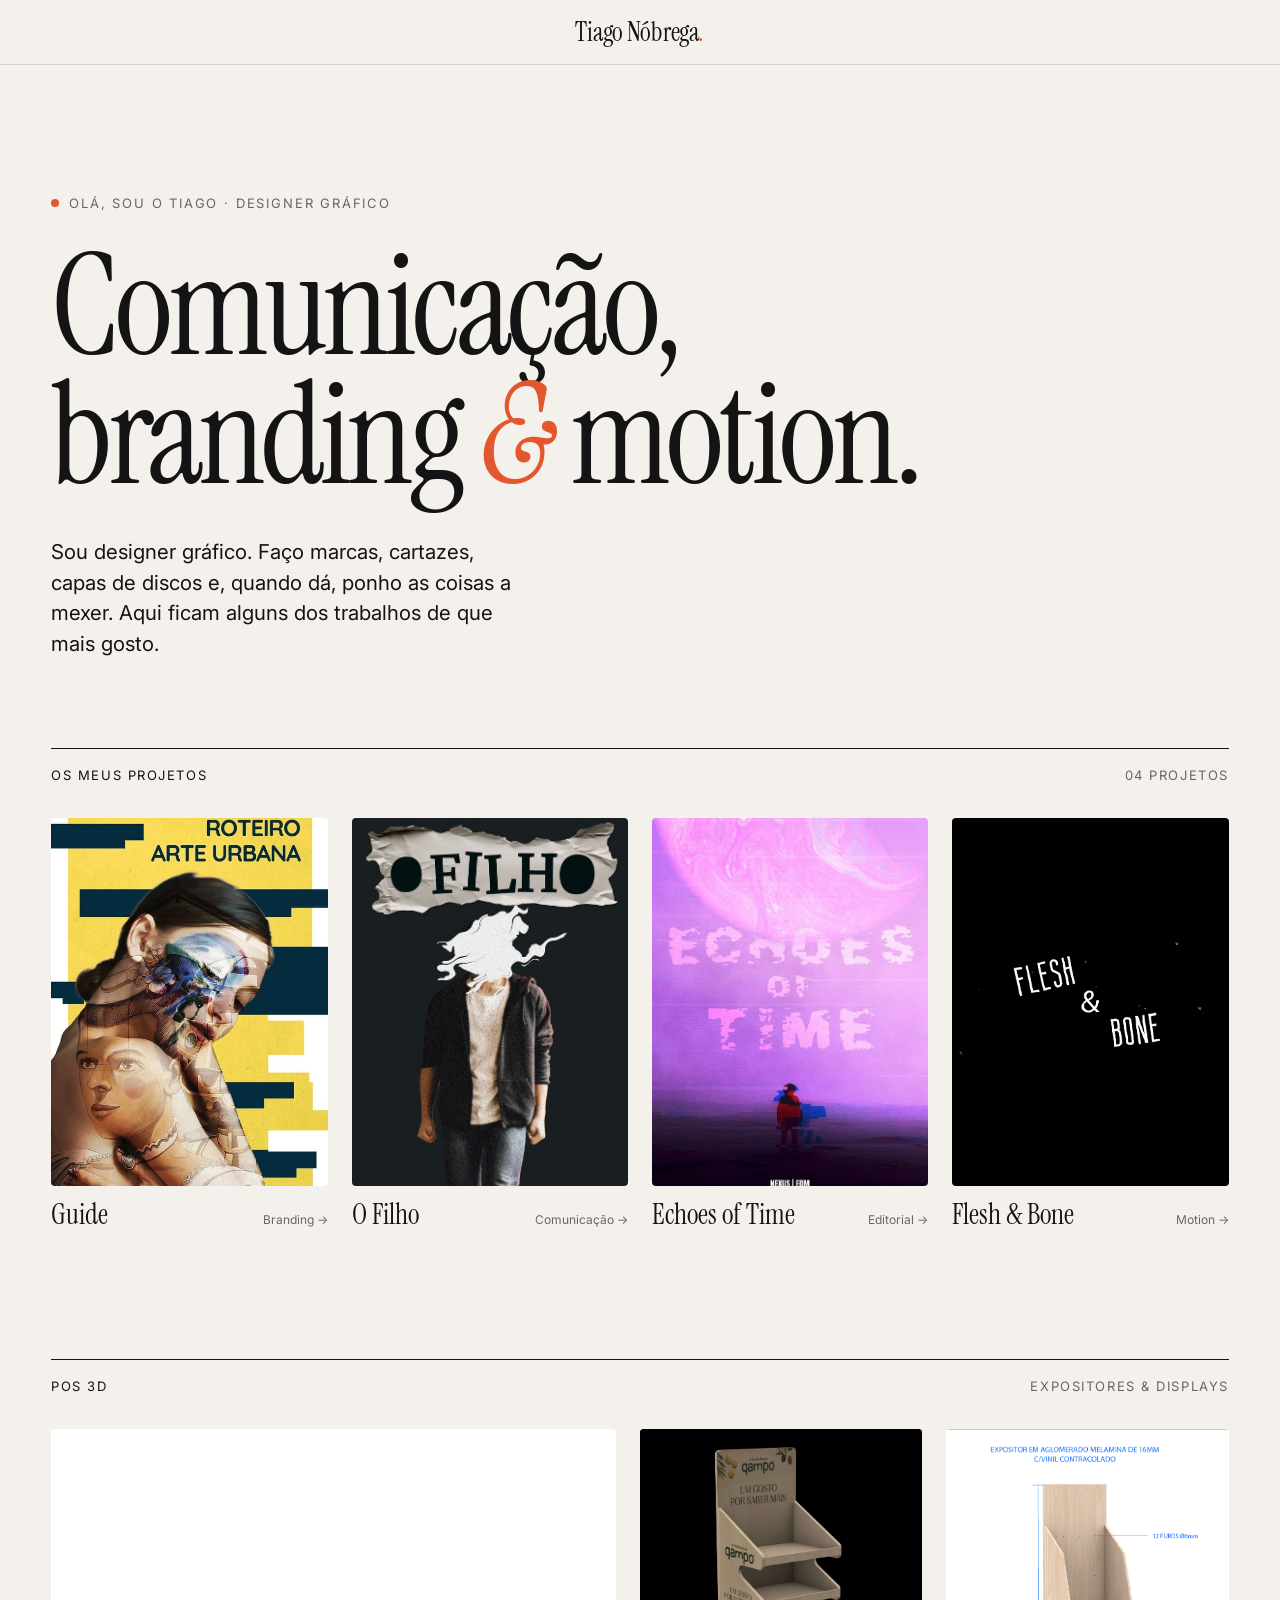
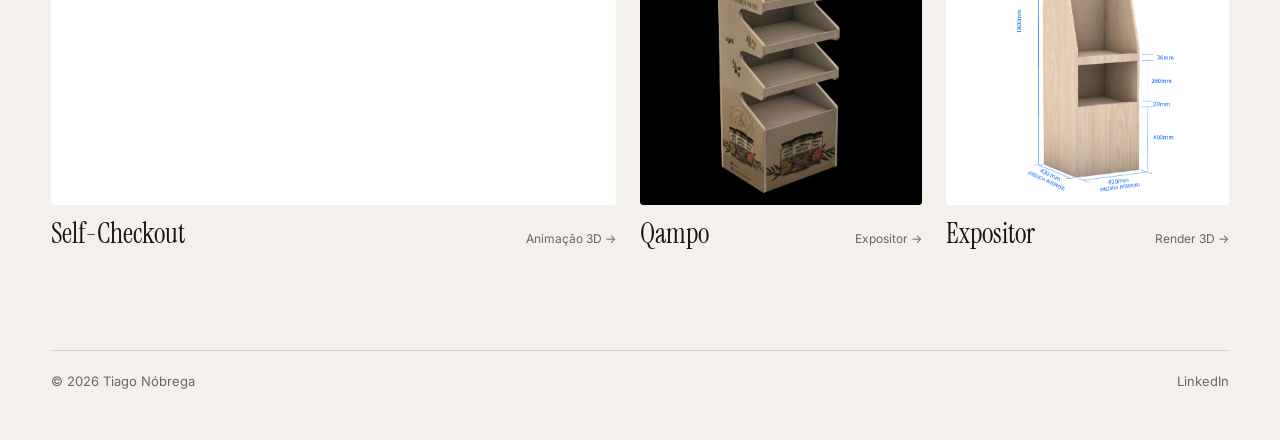
<file: index.html>
<!doctype html>
<html lang="pt-PT">
<head>
<meta charset="utf-8">
<meta name="viewport" content="width=device-width, initial-scale=1">
<title>Tiago Nóbrega — Design & Motion</title>
<meta name="description" content="Portfólio de Tiago Nóbrega — design de comunicação, branding e motion.">
<meta property="og:title" content="Tiago Nóbrega — Portfólio">
<meta property="og:description" content="Design de comunicação, branding e motion.">
<meta property="og:image" content="assets/home/guide.jpg">
<link rel="preconnect" href="https://fonts.googleapis.com">
<link rel="preconnect" href="https://fonts.gstatic.com" crossorigin>
<link href="https://fonts.googleapis.com/css2?family=Instrument+Serif:ital@0;1&family=Inter:wght@400;500;600&display=swap" rel="stylesheet">
<link rel="stylesheet" href="style.css?v=4">
</head>
<body>

<header class="nav">
  <div class="wrap">
    <a href="index.html" class="logo">Tiago Nóbrega<i>.</i></a>
  </div>
</header>

<main>
  <section class="hero wrap">
    <div class="eyebrow">Olá, sou o Tiago · Designer gráfico</div>
    <h1>Comunicação,<br>branding <em>&amp;</em> motion.</h1>
    <p class="lead">Sou designer gráfico. Faço marcas, cartazes, capas de discos e, quando dá, ponho as coisas a mexer. Aqui ficam alguns dos trabalhos de que mais gosto.</p>
  </section>

  <section class="wrap" id="trabalho">
    <div class="section-head"><span>Os meus projetos</span><span>04 projetos</span></div>
    <div class="grid">
      <a class="card rv" href="guide.html"><div class="thumb"><img src="assets/home/guide.jpg" alt="Guide — roteiro de arte urbana"></div><div class="meta"><h3>Guide</h3><small>Branding <span class="arrow">→</span></small></div></a>
      <a class="card rv" href="o-filho.html"><div class="thumb"><img src="assets/home/o-filho.jpg" alt="Cartaz da peça O Filho"></div><div class="meta"><h3>O Filho</h3><small>Comunicação <span class="arrow">→</span></small></div></a>
      <a class="card rv" href="echoes-of-time.html"><div class="thumb"><img src="assets/home/echoes.jpg" alt="Capa do álbum Echoes of Time"></div><div class="meta"><h3>Echoes of Time</h3><small>Editorial <span class="arrow">→</span></small></div></a>
      <a class="card rv" href="flesh-bone.html"><div class="thumb"><img src="assets/home/flesh.png" alt="Flesh & Bone — motion graphics" style="object-fit:contain;background:#000"></div><div class="meta"><h3>Flesh &amp; Bone</h3><small>Motion <span class="arrow">→</span></small></div></a>
    </div>
  </section>

  <section class="wrap pos-home" id="pos">
    <div class="section-head"><span>POS 3D</span><span>Expositores &amp; displays</span></div>
    <div class="pos-grid">
      <a class="card pos-tile big rv" href="pos-3d.html#self-checkout">
        <div class="pos-media"><video src="assets/pos/self-checkout.mp4" autoplay muted loop playsinline preload="metadata"></video></div>
        <div class="meta"><h3>Self-Checkout</h3><small>Animação 3D <span class="arrow">→</span></small></div>
      </a>
      <a class="card pos-tile rv" href="pos-3d.html#qampo">
        <div class="pos-media" style="background:#000"><img src="assets/pos/expositor-qampo.jpg" alt="Expositor Qampo em bétula"></div>
        <div class="meta"><h3>Qampo</h3><small>Expositor <span class="arrow">→</span></small></div>
      </a>
      <a class="card pos-tile rv" href="pos-3d.html#melamina">
        <div class="pos-media"><img src="assets/pos/expositor-melamina.png" alt="Expositor em aglomerado melamina" style="object-position:50% 70%"></div>
        <div class="meta"><h3>Expositor</h3><small>Render 3D <span class="arrow">→</span></small></div>
      </a>
    </div>
  </section>

  <footer class="page-foot wrap">
    <div class="foot">
      <span>© <span class="yr"></span> Tiago Nóbrega</span>
      <span><a href="https://www.linkedin.com/in/tiago-n%C3%B3brega-a940b2204/" target="_blank" rel="noopener">LinkedIn</a></span>
    </div>
  </footer>
</main>

<script src="script.js?v=4"></script>
</body>
</html>
</file>
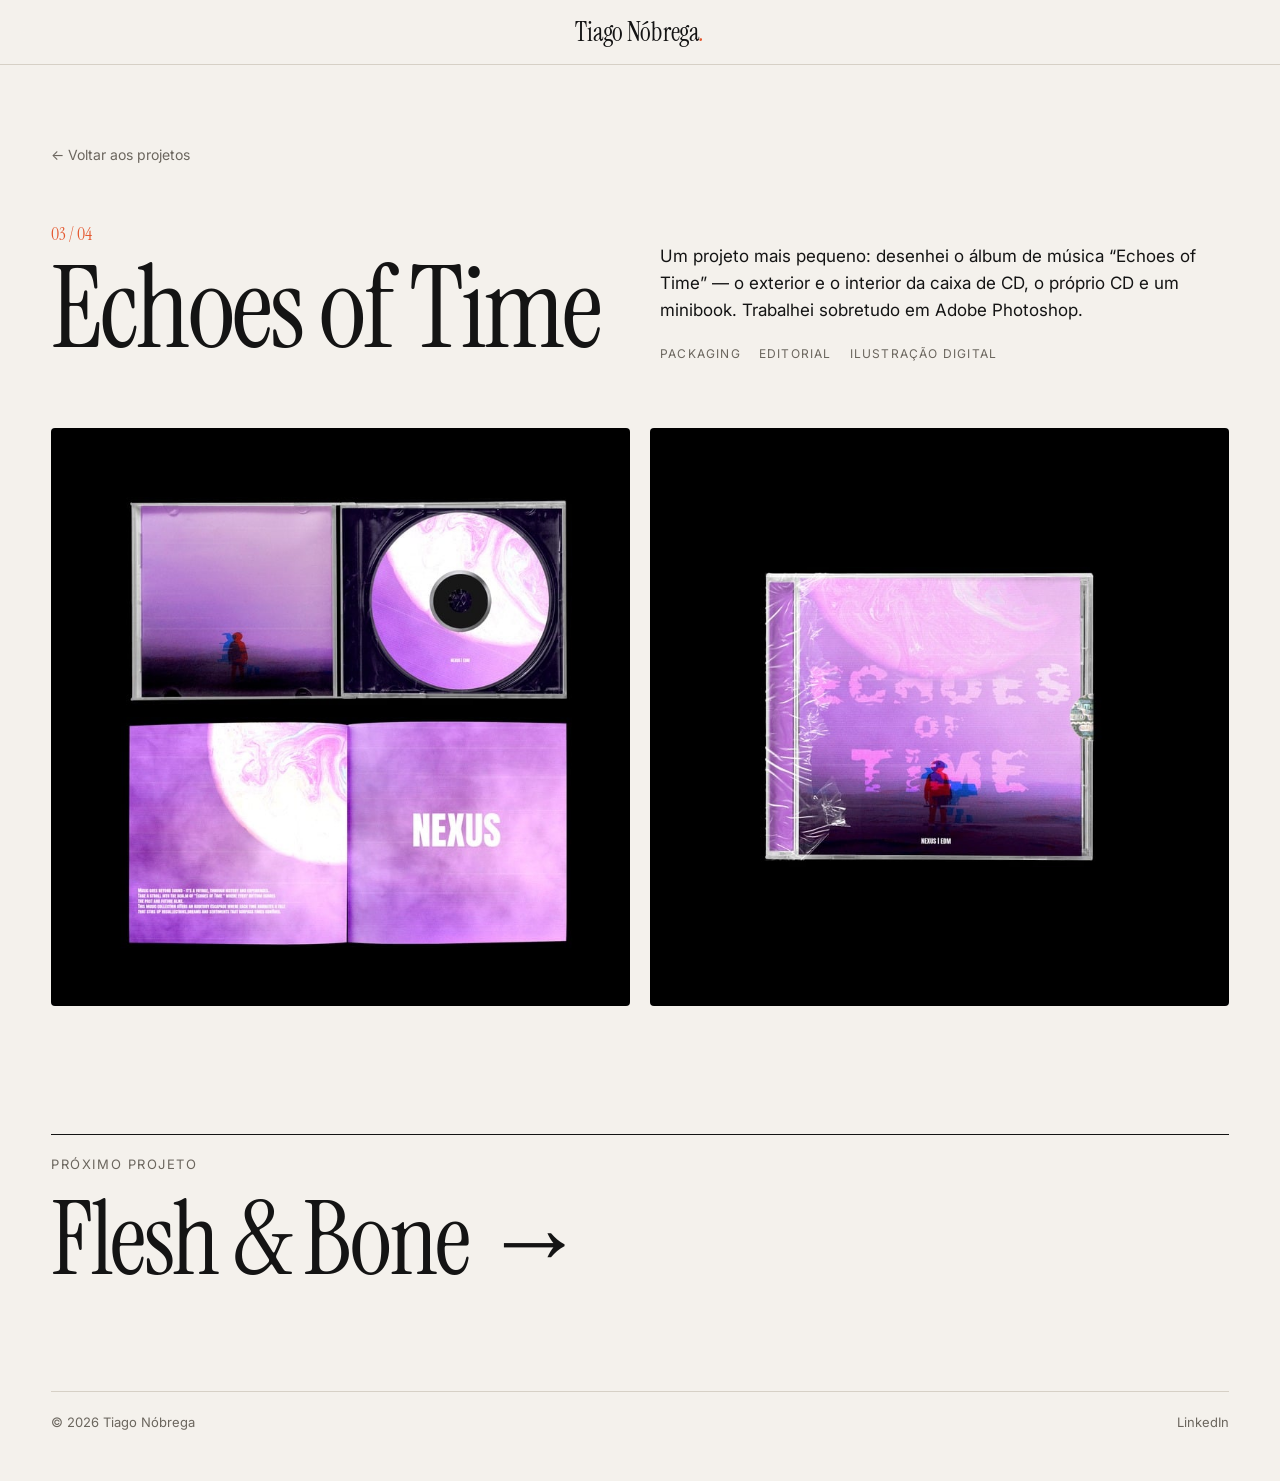
<file: echoes-of-time.html>
<!doctype html>
<html lang="pt-PT">
<head>
<meta charset="utf-8">
<meta name="viewport" content="width=device-width, initial-scale=1">
<title>Echoes of Time — Tiago Nóbrega</title>
<meta name="description" content="Echoes of Time — projeto de Tiago Nóbrega.">
<link rel="preconnect" href="https://fonts.googleapis.com">
<link rel="preconnect" href="https://fonts.gstatic.com" crossorigin>
<link href="https://fonts.googleapis.com/css2?family=Instrument+Serif:ital@0;1&family=Inter:wght@400;500;600&display=swap" rel="stylesheet">
<link rel="stylesheet" href="style.css?v=4">
</head>
<body>

<header class="nav">
  <div class="wrap">
    <a href="index.html" class="logo">Tiago Nóbrega<i>.</i></a>
  </div>
</header>

<main class="project wrap">
  <a class="back" href="index.html#trabalho">← Voltar aos projetos</a>
  <div class="p-head rv">
    <div><div class="p-num">03 / 04</div><h1>Echoes of Time</h1></div>
    <div class="p-desc">
      <p>Um projeto mais pequeno: desenhei o álbum de música “Echoes of Time” — o exterior e o interior da caixa de CD, o próprio CD e um minibook. Trabalhei sobretudo em Adobe Photoshop.</p>
      <div class="p-tags"><span>Packaging</span><span>Editorial</span><span>Ilustração digital</span></div>
    </div>
  </div>
  <div class="two">
    <figure class="rv"><img loading="lazy" src="assets/echoes/1.jpg" alt="Echoes of Time — caixa de CD"></figure>
    <figure class="rv"><img loading="lazy" src="assets/echoes/2.jpg" alt="Echoes of Time — minibook"></figure>
  </div>
  <a class="next" href="flesh-bone.html"><span>Próximo projeto</span><strong>Flesh &amp; Bone →</strong></a>
</main>

<footer class="page-foot wrap">
  <div class="foot">
    <span>© <span class="yr"></span> Tiago Nóbrega</span>
    <span><a href="https://www.linkedin.com/in/tiago-n%C3%B3brega-a940b2204/" target="_blank" rel="noopener">LinkedIn</a></span>
  </div>
</footer>

<div class="lb" id="lb" aria-hidden="true"><button aria-label="Fechar">×</button><img alt=""></div>
<script src="script.js?v=4"></script>
</body>
</html>
</file>
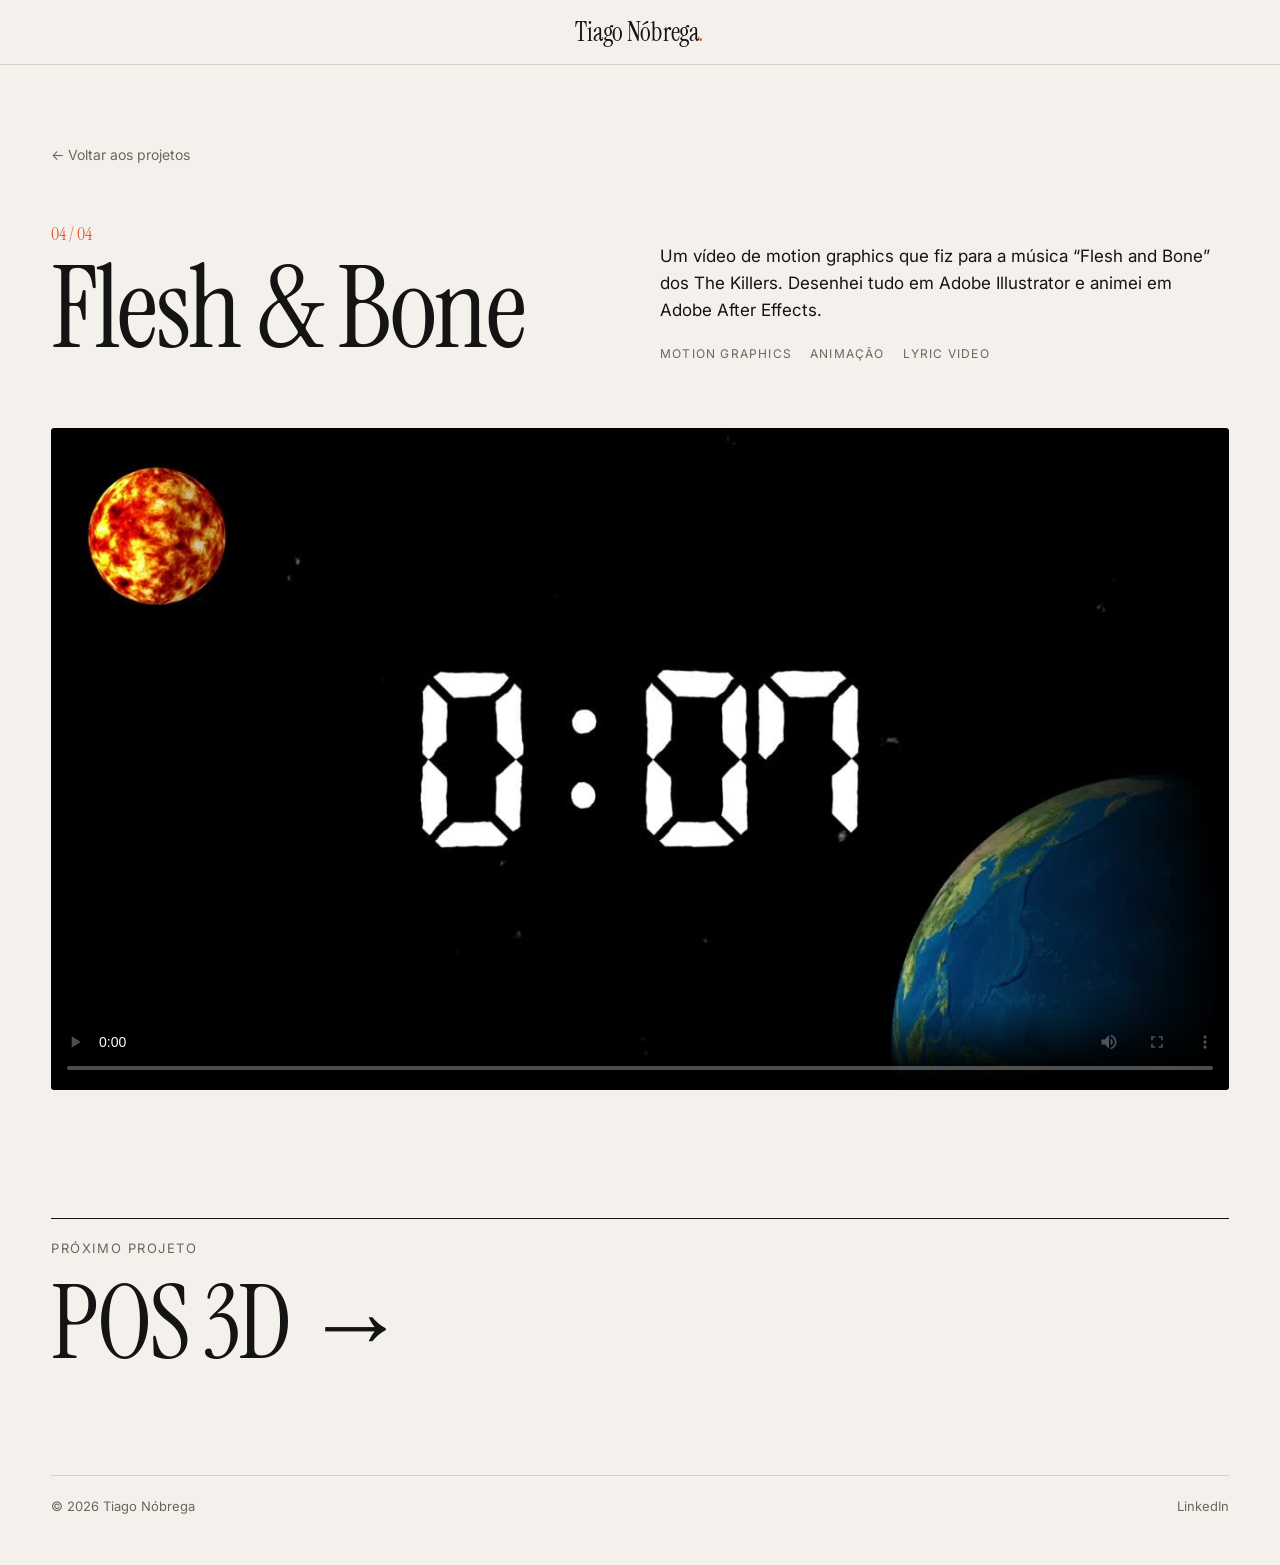
<file: flesh-bone.html>
<!doctype html>
<html lang="pt-PT">
<head>
<meta charset="utf-8">
<meta name="viewport" content="width=device-width, initial-scale=1">
<title>Flesh &amp; Bone — Tiago Nóbrega</title>
<meta name="description" content="Flesh &amp; Bone — projeto de Tiago Nóbrega.">
<link rel="preconnect" href="https://fonts.googleapis.com">
<link rel="preconnect" href="https://fonts.gstatic.com" crossorigin>
<link href="https://fonts.googleapis.com/css2?family=Instrument+Serif:ital@0;1&family=Inter:wght@400;500;600&display=swap" rel="stylesheet">
<link rel="stylesheet" href="style.css?v=4">
</head>
<body>

<header class="nav">
  <div class="wrap">
    <a href="index.html" class="logo">Tiago Nóbrega<i>.</i></a>
  </div>
</header>

<main class="project wrap">
  <a class="back" href="index.html#trabalho">← Voltar aos projetos</a>
  <div class="p-head rv">
    <div><div class="p-num">04 / 04</div><h1>Flesh &amp; Bone</h1></div>
    <div class="p-desc">
      <p>Um vídeo de motion graphics que fiz para a música “Flesh and Bone” dos The Killers. Desenhei tudo em Adobe Illustrator e animei em Adobe After Effects.</p>
      <div class="p-tags"><span>Motion graphics</span><span>Animação</span><span>Lyric video</span></div>
    </div>
  </div>
  <figure class="rv"><video src="assets/flesh/video.mp4" poster="assets/flesh/poster.jpg" controls preload="metadata" playsinline></video></figure>
  <a class="next" href="pos-3d.html"><span>Próximo projeto</span><strong>POS 3D →</strong></a>
</main>

<footer class="page-foot wrap">
  <div class="foot">
    <span>© <span class="yr"></span> Tiago Nóbrega</span>
    <span><a href="https://www.linkedin.com/in/tiago-n%C3%B3brega-a940b2204/" target="_blank" rel="noopener">LinkedIn</a></span>
  </div>
</footer>

<div class="lb" id="lb" aria-hidden="true"><button aria-label="Fechar">×</button><img alt=""></div>
<script src="script.js?v=4"></script>
</body>
</html>
</file>
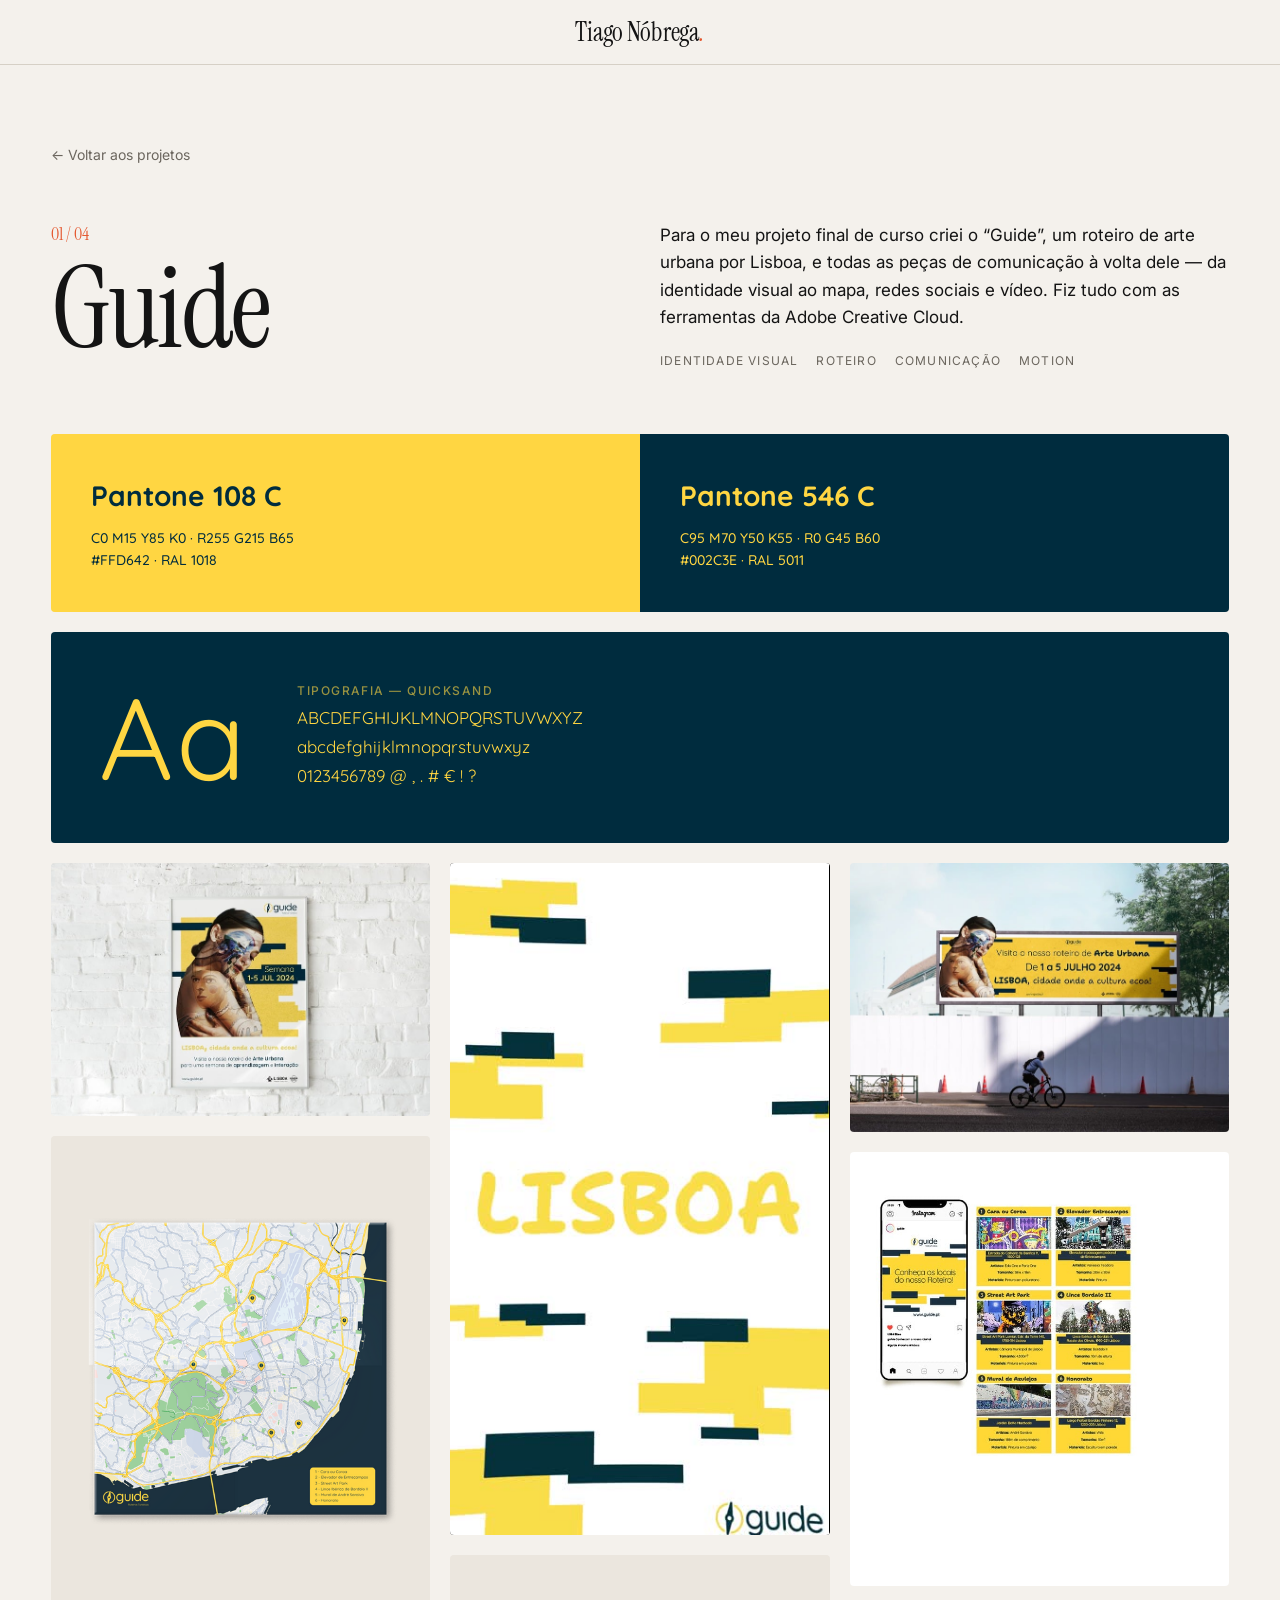
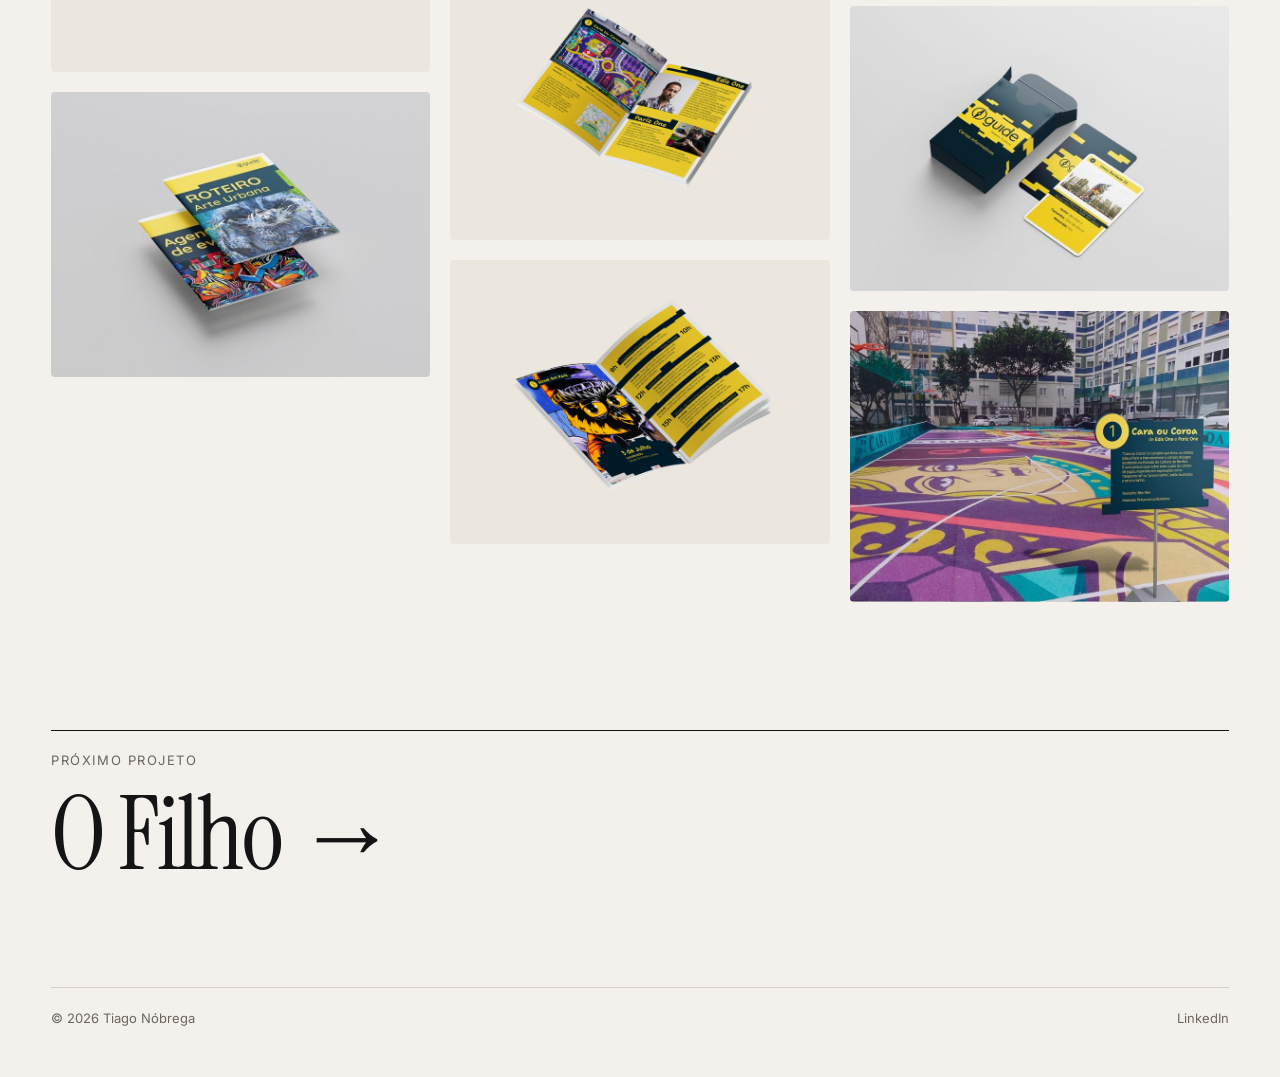
<file: guide.html>
<!doctype html>
<html lang="pt-PT">
<head>
<meta charset="utf-8">
<meta name="viewport" content="width=device-width, initial-scale=1">
<title>Guide — Tiago Nóbrega</title>
<meta name="description" content="Guide — projeto de Tiago Nóbrega.">
<link rel="preconnect" href="https://fonts.googleapis.com">
<link rel="preconnect" href="https://fonts.gstatic.com" crossorigin>
<link href="https://fonts.googleapis.com/css2?family=Instrument+Serif:ital@0;1&family=Inter:wght@400;500;600&family=Quicksand:wght@500&display=swap" rel="stylesheet">
<link rel="stylesheet" href="style.css?v=4">
</head>
<body>

<header class="nav">
  <div class="wrap">
    <a href="index.html" class="logo">Tiago Nóbrega<i>.</i></a>
  </div>
</header>

<main class="project wrap">
  <a class="back" href="index.html#trabalho">← Voltar aos projetos</a>
  <div class="p-head rv">
    <div><div class="p-num">01 / 04</div><h1>Guide</h1></div>
    <div class="p-desc">
      <p>Para o meu projeto final de curso criei o “Guide”, um roteiro de arte urbana por Lisboa, e todas as peças de comunicação à volta dele — da identidade visual ao mapa, redes sociais e vídeo. Fiz tudo com as ferramentas da Adobe Creative Cloud.</p>
      <div class="p-tags"><span>Identidade visual</span><span>Roteiro</span><span>Comunicação</span><span>Motion</span></div>
    </div>
  </div>
  <div class="full rv"><figure class="swatches">
    <div style="background:#ffd642;color:#002c3e"><strong>Pantone 108 C</strong>C0 M15 Y85 K0 · R255 G215 B65<br>#FFD642 · RAL 1018</div>
    <div style="background:#002c3e;color:#ffd642"><strong>Pantone 546 C</strong>C95 M70 Y50 K55 · R0 G45 B60<br>#002C3E · RAL 5011</div>
  </figure></div>
  <div class="full rv"><div class="spec guide">
    <div class="big">Aa</div>
    <div><div class="label">Tipografia — Quicksand</div><div class="chars">ABCDEFGHIJKLMNOPQRSTUVWXYZ<br>abcdefghijklmnopqrstuvwxyz<br>0123456789 @ , . # € ! ?</div></div>
  </div></div>
  <div class="masonry">
    <figure class="rv"><img loading="lazy" src="assets/guide/2.jpg" alt="Guide — cartaz"></figure>
    <figure class="rv"><img loading="lazy" src="assets/guide/6.png" alt="Guide — mapa do roteiro"></figure>
    <figure class="rv"><img loading="lazy" src="assets/guide/3.jpg" alt="Guide — logótipo"></figure>
    <figure class="rv"><video src="assets/guide/video.mp4" poster="assets/guide/video-poster.jpg" autoplay muted loop playsinline></video></figure>
    <figure class="rv"><img loading="lazy" src="assets/guide/4.png" alt="Guide"></figure>
    <figure class="rv"><img loading="lazy" src="assets/guide/5.png" alt="Guide"></figure>
    <figure class="rv"><img loading="lazy" src="assets/guide/7.jpg" alt="Guide"></figure>
    <figure class="rv"><img loading="lazy" src="assets/guide/10.jpg" alt="Guide"></figure>
    <figure class="rv"><img loading="lazy" src="assets/guide/8.jpg" alt="Guide"></figure>
    <figure class="rv"><img loading="lazy" src="assets/guide/9.jpg" alt="Guide"></figure>
  </div>
  <a class="next" href="o-filho.html"><span>Próximo projeto</span><strong>O Filho →</strong></a>
</main>

<footer class="page-foot wrap">
  <div class="foot">
    <span>© <span class="yr"></span> Tiago Nóbrega</span>
    <span><a href="https://www.linkedin.com/in/tiago-n%C3%B3brega-a940b2204/" target="_blank" rel="noopener">LinkedIn</a></span>
  </div>
</footer>

<div class="lb" id="lb" aria-hidden="true"><button aria-label="Fechar">×</button><img alt=""></div>
<script src="script.js?v=4"></script>
</body>
</html>
</file>
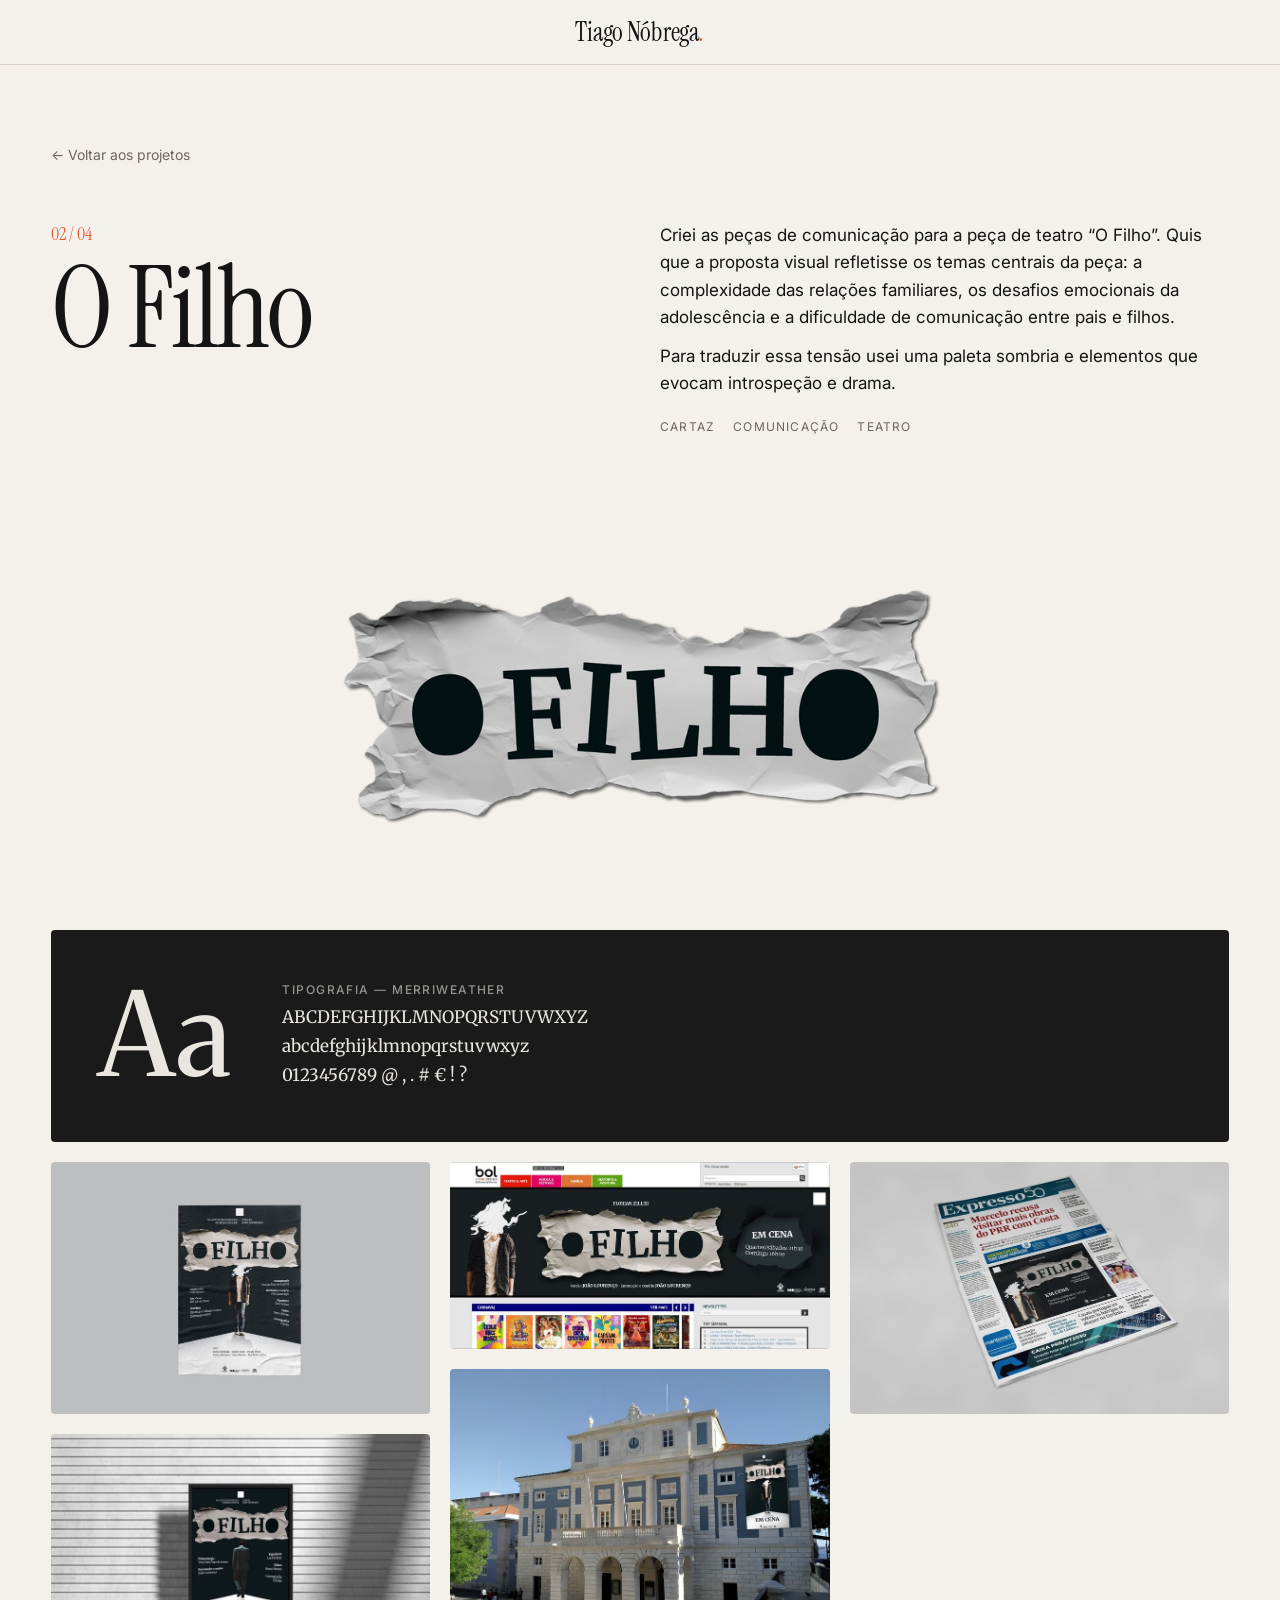
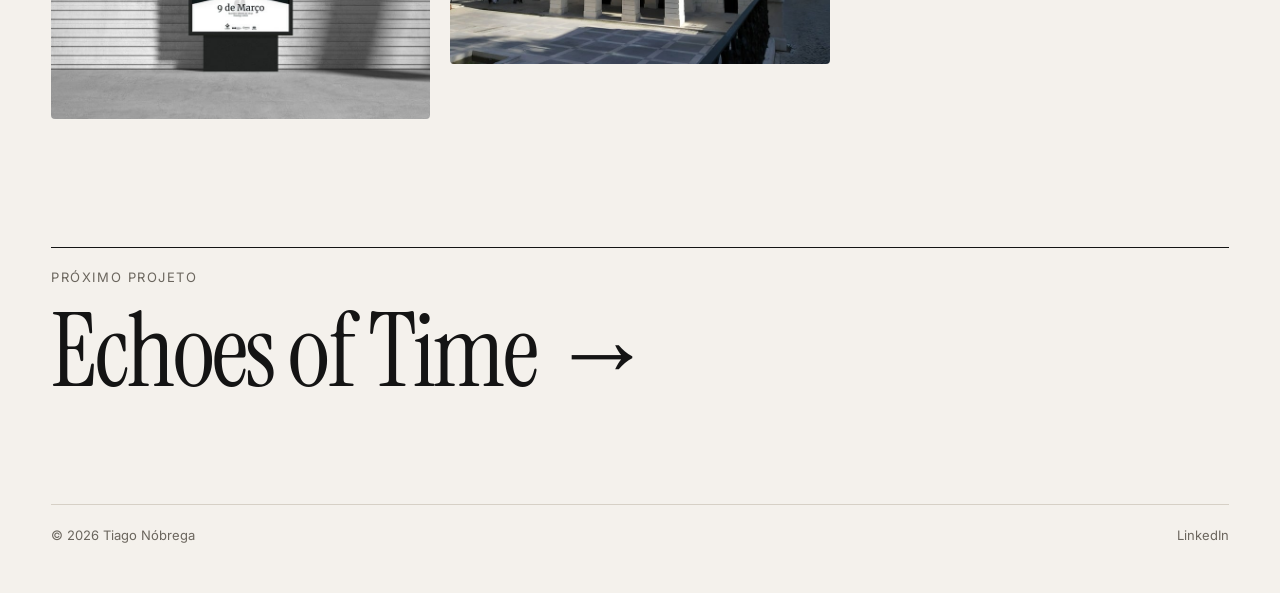
<file: o-filho.html>
<!doctype html>
<html lang="pt-PT">
<head>
<meta charset="utf-8">
<meta name="viewport" content="width=device-width, initial-scale=1">
<title>O Filho — Tiago Nóbrega</title>
<meta name="description" content="O Filho — projeto de Tiago Nóbrega.">
<link rel="preconnect" href="https://fonts.googleapis.com">
<link rel="preconnect" href="https://fonts.gstatic.com" crossorigin>
<link href="https://fonts.googleapis.com/css2?family=Instrument+Serif:ital@0;1&family=Inter:wght@400;500;600&family=Merriweather:wght@700&display=swap" rel="stylesheet">
<link rel="stylesheet" href="style.css?v=4">
</head>
<body>

<header class="nav">
  <div class="wrap">
    <a href="index.html" class="logo">Tiago Nóbrega<i>.</i></a>
  </div>
</header>

<main class="project wrap">
  <a class="back" href="index.html#trabalho">← Voltar aos projetos</a>
  <div class="p-head rv">
    <div><div class="p-num">02 / 04</div><h1>O Filho</h1></div>
    <div class="p-desc">
      <p>Criei as peças de comunicação para a peça de teatro “O Filho”. Quis que a proposta visual refletisse os temas centrais da peça: a complexidade das relações familiares, os desafios emocionais da adolescência e a dificuldade de comunicação entre pais e filhos.</p><p>Para traduzir essa tensão usei uma paleta sombria e elementos que evocam introspeção e drama.</p>
      <div class="p-tags"><span>Cartaz</span><span>Comunicação</span><span>Teatro</span></div>
    </div>
  </div>
  <figure class="full p-logo rv"><img loading="lazy" src="assets/o-filho/1.png" alt="Logótipo O Filho"></figure>
  <div class="full rv"><div class="spec filho">
    <div class="big">Aa</div>
    <div><div class="label">Tipografia — Merriweather</div><div class="chars">ABCDEFGHIJKLMNOPQRSTUVWXYZ<br>abcdefghijklmnopqrstuvwxyz<br>0123456789 @ , . # € ! ?</div></div>
  </div></div>
  <div class="masonry">
    <figure class="rv"><img loading="lazy" src="assets/o-filho/2.jpg" alt="O Filho — cartaz"></figure>
    <figure class="rv"><img loading="lazy" src="assets/o-filho/3.jpg" alt="O Filho — mupi"></figure>
    <figure class="rv"><img loading="lazy" src="assets/o-filho/4.jpg" alt="O Filho"></figure>
    <figure class="rv"><img loading="lazy" src="assets/o-filho/5.jpg" alt="O Filho"></figure>
    <figure class="rv"><img loading="lazy" src="assets/o-filho/6.jpg" alt="O Filho"></figure>
  </div>
  <a class="next" href="echoes-of-time.html"><span>Próximo projeto</span><strong>Echoes of Time →</strong></a>
</main>

<footer class="page-foot wrap">
  <div class="foot">
    <span>© <span class="yr"></span> Tiago Nóbrega</span>
    <span><a href="https://www.linkedin.com/in/tiago-n%C3%B3brega-a940b2204/" target="_blank" rel="noopener">LinkedIn</a></span>
  </div>
</footer>

<div class="lb" id="lb" aria-hidden="true"><button aria-label="Fechar">×</button><img alt=""></div>
<script src="script.js?v=4"></script>
</body>
</html>
</file>
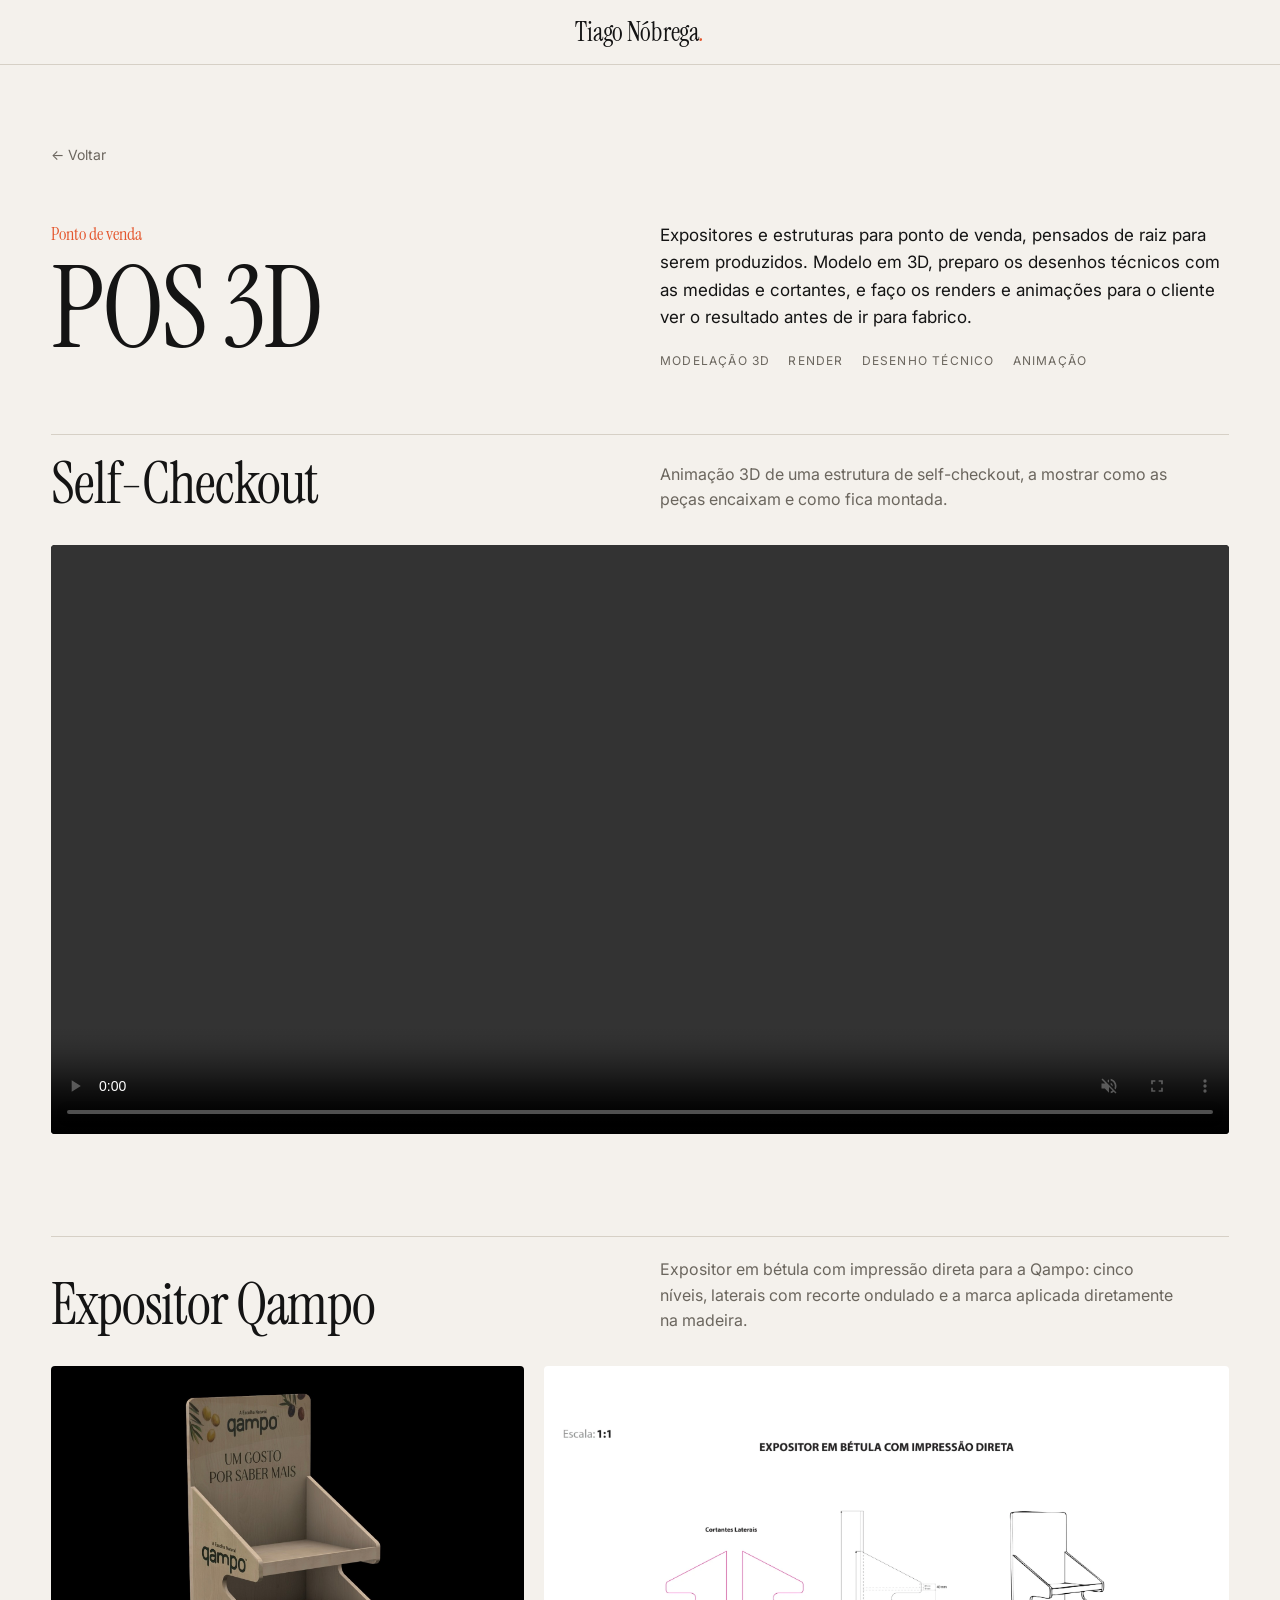
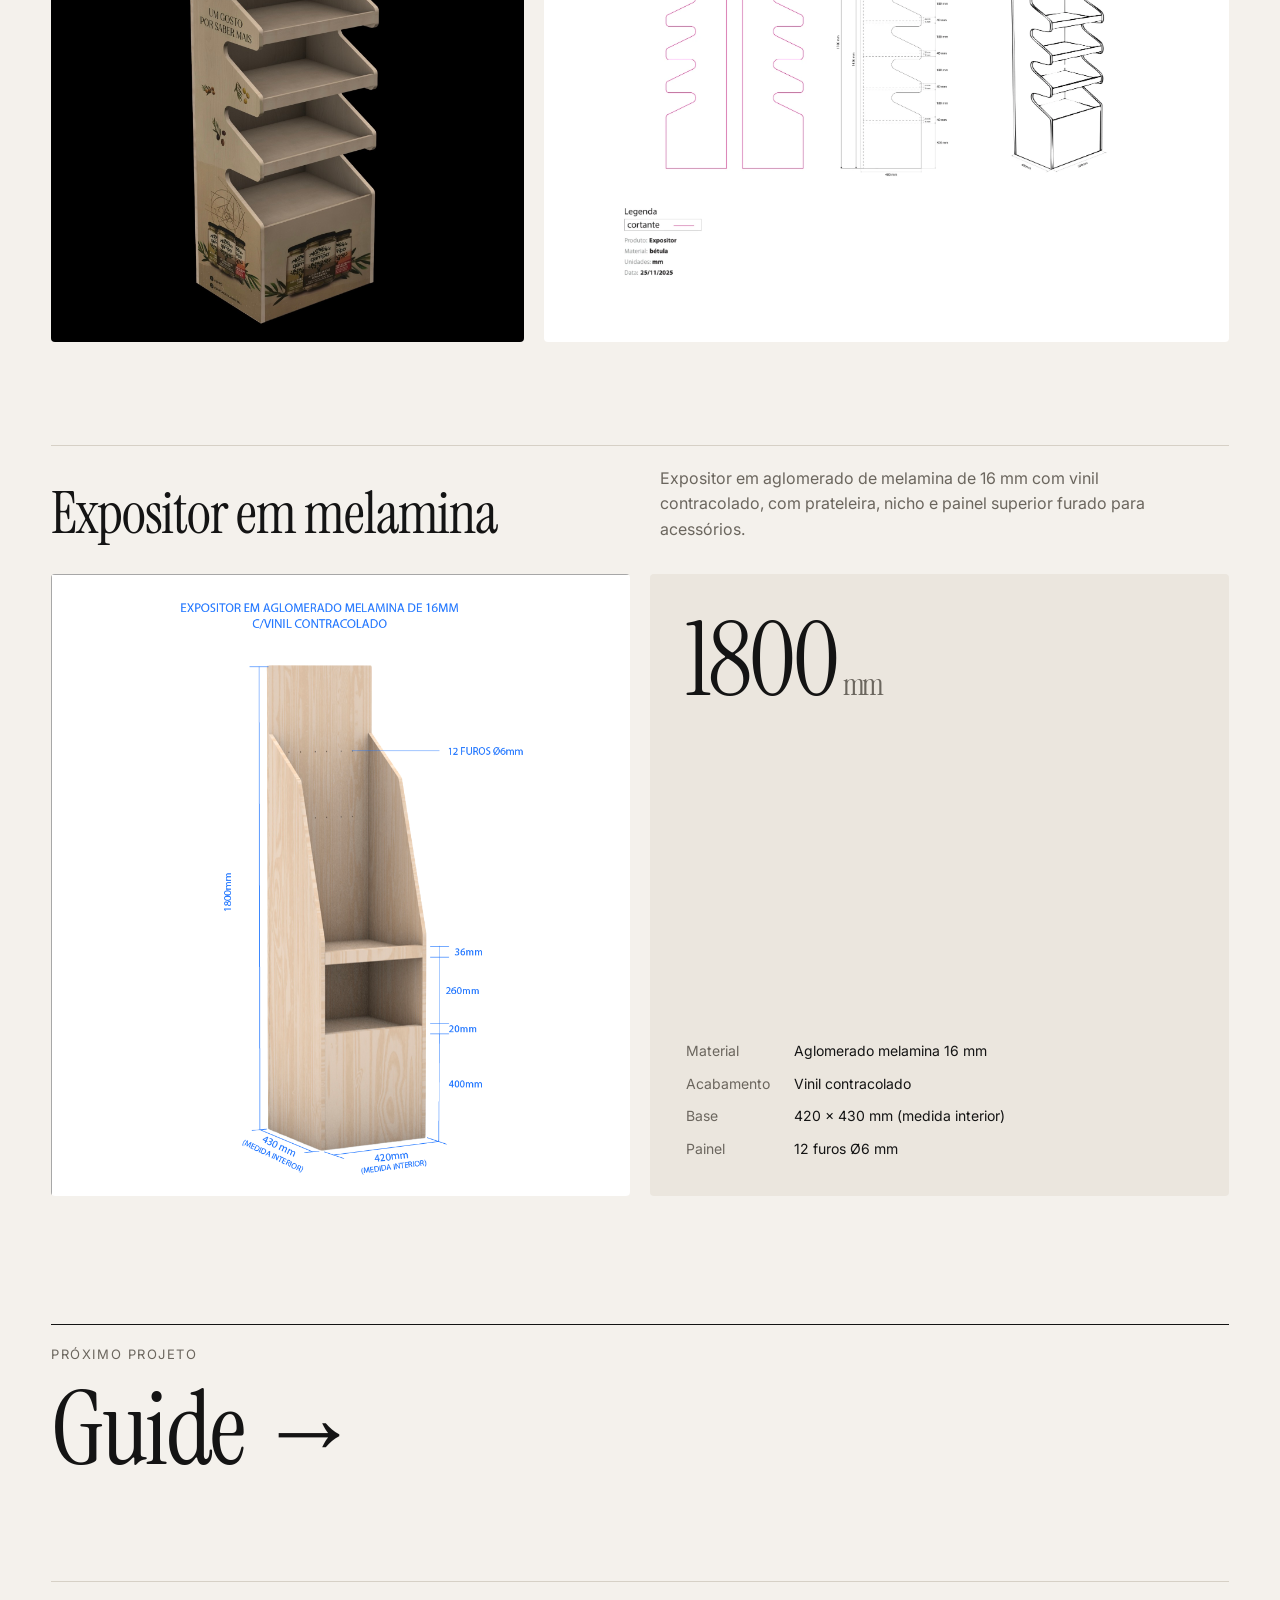
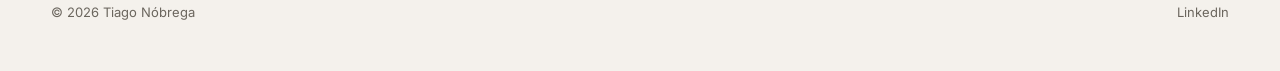
<file: pos-3d.html>
<!doctype html>
<html lang="pt-PT">
<head>
<meta charset="utf-8">
<meta name="viewport" content="width=device-width, initial-scale=1">
<title>POS 3D — Tiago Nóbrega</title>
<meta name="description" content="POS 3D — expositores e displays de ponto de venda por Tiago Nóbrega.">
<link rel="preconnect" href="https://fonts.googleapis.com">
<link rel="preconnect" href="https://fonts.gstatic.com" crossorigin>
<link href="https://fonts.googleapis.com/css2?family=Instrument+Serif:ital@0;1&family=Inter:wght@400;500;600&display=swap" rel="stylesheet">
<link rel="stylesheet" href="style.css?v=4">
</head>
<body>

<header class="nav">
  <div class="wrap">
    <a href="index.html" class="logo">Tiago Nóbrega<i>.</i></a>
  </div>
</header>

<main class="project wrap">
  <a class="back" href="index.html#pos">← Voltar</a>
  <div class="p-head rv">
    <div><div class="p-num">Ponto de venda</div><h1>POS 3D</h1></div>
    <div class="p-desc">
      <p>Expositores e estruturas para ponto de venda, pensados de raiz para serem produzidos. Modelo em 3D, preparo os desenhos técnicos com as medidas e cortantes, e faço os renders e animações para o cliente ver o resultado antes de ir para fabrico.</p>
      <div class="p-tags"><span>Modelação 3D</span><span>Render</span><span>Desenho técnico</span><span>Animação</span></div>
    </div>
  </div>

  <section class="case" id="self-checkout">
    <div class="case-head rv">
      <h2>Self-Checkout</h2>
      <p>Animação 3D de uma estrutura de self-checkout, a mostrar como as peças encaixam e como fica montada.</p>
    </div>
    <figure class="light rv"><video src="assets/pos/self-checkout.mp4" autoplay muted loop playsinline controls preload="metadata"></video></figure>
  </section>

  <section class="case" id="qampo">
    <div class="case-head rv">
      <h2>Expositor Qampo</h2>
      <p>Expositor em bétula com impressão direta para a Qampo: cinco níveis, laterais com recorte ondulado e a marca aplicada diretamente na madeira.</p>
    </div>
    <div class="case-pair">
      <figure class="rv" style="background:#000"><img loading="lazy" src="assets/pos/expositor-qampo.jpg" alt="Render do expositor Qampo em bétula"></figure>
      <figure class="light rv"><img loading="lazy" src="assets/pos/expositor-betula-tecnico.webp" alt="Desenho técnico do expositor em bétula, com cortantes laterais"></figure>
    </div>
  </section>

  <section class="case" id="melamina">
    <div class="case-head rv">
      <h2>Expositor em melamina</h2>
      <p>Expositor em aglomerado de melamina de 16 mm com vinil contracolado, com prateleira, nicho e painel superior furado para acessórios.</p>
    </div>
    <div class="case-pair solo">
      <figure class="light rv"><img loading="lazy" src="assets/pos/expositor-melamina.png" alt="Expositor em aglomerado melamina com medidas"></figure>
      <div class="specs rv">
        <div class="big-num">1800<small>mm</small></div>
        <dl>
          <dt>Material</dt><dd>Aglomerado melamina 16 mm</dd>
          <dt>Acabamento</dt><dd>Vinil contracolado</dd>
          <dt>Base</dt><dd>420 × 430 mm (medida interior)</dd>
          <dt>Painel</dt><dd>12 furos Ø6 mm</dd>
        </dl>
      </div>
    </div>
  </section>

  <a class="next" href="guide.html"><span>Próximo projeto</span><strong>Guide →</strong></a>
</main>

<footer class="page-foot wrap">
  <div class="foot">
    <span>© <span class="yr"></span> Tiago Nóbrega</span>
    <span><a href="https://www.linkedin.com/in/tiago-n%C3%B3brega-a940b2204/" target="_blank" rel="noopener">LinkedIn</a></span>
  </div>
</footer>

<div class="lb" id="lb" aria-hidden="true"><button aria-label="Fechar">×</button><img alt=""></div>
<script src="script.js?v=4"></script>
</body>
</html>
</file>
<file: style.css>
:root{
  --bg:#f4f1ec; --surface:#ebe6de; --ink:#141414; --muted:#6b665e; --line:#d6d0c6; --accent:#e4572e;
  --serif:"Instrument Serif",Georgia,serif; --sans:"Inter",system-ui,sans-serif;
  --gut:clamp(16px,4vw,56px); --max:1320px;
}
@media (prefers-color-scheme:dark){:root:not([data-theme="light"]){
  --bg:#111110; --surface:#1b1a18; --ink:#f1ede6; --muted:#9a948a; --line:#2c2a27; --accent:#ff7a50;
}}
:root[data-theme="dark"]{--bg:#111110; --surface:#1b1a18; --ink:#f1ede6; --muted:#9a948a; --line:#2c2a27; --accent:#ff7a50;}
*{box-sizing:border-box;margin:0;padding:0}
html{-webkit-text-size-adjust:100%}
body{background:var(--bg);color:var(--ink);font:400 16px/1.6 var(--sans);-webkit-font-smoothing:antialiased;overflow-x:hidden}
img,video{display:block;max-width:100%;height:auto}
a{color:inherit;text-decoration:none}
.wrap{max-width:var(--max);margin:0 auto;padding-left:var(--gut);padding-right:var(--gut)}

/* nav */
header.nav{position:sticky;top:0;z-index:20;backdrop-filter:blur(14px);-webkit-backdrop-filter:blur(14px);background:color-mix(in srgb,var(--bg) 82%,transparent);border-bottom:1px solid var(--line)}
header.nav .wrap{display:flex;align-items:center;justify-content:center;height:64px}
.logo{font:400 26px/1 var(--serif);letter-spacing:-.01em}
.logo i{color:var(--accent)}
nav ul{display:flex;gap:28px;list-style:none;font-size:14px}
nav a{color:var(--muted);transition:color .2s}
nav a:hover{color:var(--ink)}
@media (max-width:640px){nav ul{gap:18px;font-size:13px}}

/* hero */
.hero{padding-top:clamp(64px,10vw,140px);padding-bottom:clamp(48px,7vw,88px)}
.eyebrow{font-size:13px;letter-spacing:.14em;text-transform:uppercase;color:var(--muted);display:flex;align-items:center;gap:10px}
.eyebrow::before{content:"";width:8px;height:8px;border-radius:50%;background:var(--accent)}
.hero h1{font:400 clamp(54px,11vw,168px)/.92 var(--serif);letter-spacing:-.03em;margin:28px 0 36px}
.hero h1 em{color:var(--accent)}
.hero-grid{display:grid;grid-template-columns:1.2fr 1fr;gap:40px;align-items:end}
.hero p.lead{font-size:clamp(18px,1.6vw,22px);line-height:1.5;max-width:36ch}
.hero p.lead b{font-weight:600}
.tools{display:flex;flex-wrap:wrap;gap:8px;justify-content:flex-end}
.tools span{border:1px solid var(--line);border-radius:99px;padding:6px 14px;font-size:13px;color:var(--muted)}
@media (max-width:800px){.hero-grid{grid-template-columns:1fr}.tools{justify-content:flex-start}}

/* index grid */
.section-head{display:flex;justify-content:space-between;align-items:baseline;border-top:1px solid var(--ink);padding-top:16px;margin-bottom:32px;font-size:13px;letter-spacing:.12em;text-transform:uppercase}
.section-head span:last-child{color:var(--muted)}
.grid{display:grid;grid-template-columns:repeat(4,1fr);gap:clamp(12px,2vw,24px)}
@media (max-width:960px){.grid{grid-template-columns:repeat(2,1fr)}}
.card{display:block}
.card .thumb{aspect-ratio:3/4;overflow:hidden;background:var(--surface);border-radius:4px}
.card .thumb img{width:100%;height:100%;object-fit:cover;transition:transform .7s cubic-bezier(.2,.7,.2,1)}
.card:hover .thumb img{transform:scale(1.05)}
.card .meta{display:flex;justify-content:space-between;align-items:baseline;margin-top:14px;gap:8px}
.card h3{font:400 clamp(22px,2.2vw,30px)/1.1 var(--serif)}
.card small{font-size:12px;color:var(--muted);white-space:nowrap}
.card .arrow{display:inline-block;transition:transform .3s}
.card:hover .arrow{transform:translateX(4px)}

/* POS 3D (home) */
.pos-home{padding-top:clamp(80px,10vw,140px)}
.pos-grid{display:grid;grid-template-columns:2fr 1fr 1fr;gap:clamp(12px,2vw,24px)}
.pos-tile{display:flex;flex-direction:column}
.pos-media{position:relative;overflow:hidden;border-radius:4px;background:#fff;aspect-ratio:3/4}
.pos-tile.big .pos-media{aspect-ratio:auto;flex:1}
.pos-media img,.pos-media video{position:absolute;inset:0;width:100%;height:100%;object-fit:cover;transition:transform .7s cubic-bezier(.2,.7,.2,1)}
.pos-tile:hover .pos-media img,.pos-tile:hover .pos-media video{transform:scale(1.04)}
@media (max-width:800px){
  .pos-grid{grid-template-columns:1fr 1fr}
  .pos-tile.big{grid-column:1/-1}
  .pos-tile.big .pos-media{aspect-ratio:16/10;flex:none}
}

/* POS 3D (page) */
.case{padding-top:clamp(56px,8vw,112px)}
.case:first-of-type{padding-top:0}
.case-head{display:grid;grid-template-columns:1fr 1fr;gap:40px;align-items:end;border-top:1px solid var(--line);padding-top:20px;margin-bottom:clamp(20px,3vw,32px)}
.case-head h2{font:400 clamp(34px,4.5vw,60px)/1 var(--serif);letter-spacing:-.02em}
.case-head p{color:var(--muted);max-width:52ch}
@media (max-width:800px){.case-head{grid-template-columns:1fr;gap:12px}}
.light{background:#fff}
.case-pair{display:grid;grid-template-columns:1fr 1.45fr;gap:clamp(10px,1.6vw,20px);align-items:stretch}
.case-pair figure{display:flex;align-items:center;justify-content:center}
.case-pair.solo{grid-template-columns:1fr 1fr}
@media (max-width:700px){.case-pair,.case-pair.solo{grid-template-columns:1fr}}
.specs{display:flex;flex-direction:column;justify-content:flex-end;gap:0;padding:clamp(20px,3vw,36px);border-radius:4px;background:var(--surface)}
.specs dl{display:grid;grid-template-columns:auto 1fr;gap:10px 24px;font-size:14px}
.specs dt{color:var(--muted)}
.specs .big-num{font:400 clamp(64px,8vw,120px)/1 var(--serif);letter-spacing:-.03em;margin-bottom:auto}
.specs .big-num small{font-size:.3em;color:var(--muted);margin-left:6px}

/* project page */
.project{padding-top:clamp(40px,6vw,80px)}
.back{display:inline-flex;gap:8px;font-size:14px;color:var(--muted);margin-bottom:clamp(32px,5vw,56px);transition:color .2s}
.back:hover{color:var(--ink)}
.p-head{display:grid;grid-template-columns:1fr 1fr;gap:40px;margin-bottom:clamp(32px,5vw,64px)}
.p-num{font:400 18px var(--serif);color:var(--accent)}
.p-head h1{font:400 clamp(56px,9vw,128px)/.95 var(--serif);letter-spacing:-.025em;margin-top:8px}
.p-desc{align-self:end;font-size:17px;max-width:52ch}
.p-desc p+p{margin-top:12px}
.p-tags{display:flex;flex-wrap:wrap;gap:6px 18px;margin-top:20px;font-size:12px;letter-spacing:.1em;text-transform:uppercase;color:var(--muted)}
@media (max-width:800px){.p-head{grid-template-columns:1fr;gap:20px}}

.masonry{columns:3;column-gap:clamp(10px,1.6vw,20px)}
.masonry>*{break-inside:avoid;margin-bottom:clamp(10px,1.6vw,20px)}
@media (max-width:900px){.masonry{columns:2}}
@media (max-width:520px){.masonry{columns:1}}
.full{margin-bottom:clamp(10px,1.6vw,20px)}
.two{display:grid;grid-template-columns:1fr 1fr;gap:clamp(10px,1.6vw,20px)}
@media (max-width:520px){.two{grid-template-columns:1fr}}
figure{overflow:hidden;border-radius:4px;background:var(--surface)}
figure img{width:100%;cursor:zoom-in;transition:opacity .3s}
figure img:hover{opacity:.92}
figure video{width:100%;background:#000}

.spec{display:grid;grid-template-columns:auto 1fr;gap:clamp(16px,4vw,56px);align-items:center;padding:clamp(24px,4vw,48px);border-radius:4px}
.spec .big{font-size:clamp(56px,9vw,120px);line-height:1}
.spec .chars{font-size:clamp(13px,1.4vw,17px);line-height:1.7;word-break:break-word}
.spec .label{font:500 12px var(--sans);letter-spacing:.12em;text-transform:uppercase;opacity:.6;margin-bottom:6px}
.spec.guide{background:#002c3e;color:#ffd642;font-family:"Quicksand",sans-serif}
.spec.filho{background:#1a1a1a;color:#e9e6e0;font-family:"Merriweather",serif}
@media (max-width:600px){.spec{grid-template-columns:1fr}}
.swatches{display:grid;grid-template-columns:1fr 1fr;font:500 14px/1.6 "Quicksand",sans-serif}
.swatches div{padding:clamp(20px,4vw,40px)}
.swatches strong{display:block;font-size:clamp(20px,2.4vw,28px);margin-bottom:8px}
.p-logo{background:#f4f1ec;padding:clamp(24px,6vw,80px)}
.p-logo img{max-width:640px;margin:0 auto;cursor:default}

/* next project */
.next{display:block;margin-top:clamp(80px,10vw,140px);border-top:1px solid var(--ink);padding-top:16px}
.next span{font-size:13px;letter-spacing:.12em;text-transform:uppercase;color:var(--muted)}
.next strong{display:block;font:400 clamp(44px,8vw,110px)/1 var(--serif);letter-spacing:-.025em;margin-top:12px;transition:color .2s}
.next:hover strong{color:var(--accent)}

/* contact / footer */
.contact{padding-top:clamp(100px,14vw,180px);padding-bottom:clamp(40px,6vw,64px)}
.contact h2{font:400 clamp(44px,8vw,120px)/.95 var(--serif);letter-spacing:-.03em;margin-top:24px}
.contact h2 a{border-bottom:2px solid var(--accent);transition:color .2s}
.contact h2 a:hover{color:var(--accent)}
.foot{display:flex;justify-content:space-between;flex-wrap:wrap;gap:12px;margin-top:clamp(56px,8vw,100px);padding-top:20px;border-top:1px solid var(--line);font-size:13px;color:var(--muted)}
.foot a:hover{color:var(--ink)}
.page-foot{padding-top:clamp(64px,8vw,100px);padding-bottom:clamp(32px,5vw,48px)}
.page-foot .foot{margin-top:0}

/* lightbox */
.lb{position:fixed;inset:0;z-index:50;background:rgba(10,10,10,.94);display:none;align-items:center;justify-content:center;padding:24px;cursor:zoom-out}
.lb.open{display:flex}
.lb img{max-height:100%;max-width:100%;object-fit:contain;border-radius:2px}
.lb button{position:absolute;top:16px;right:20px;background:none;border:0;color:#fff;font-size:32px;cursor:pointer;line-height:1}

/* reveal */
.rv{opacity:0;transform:translateY(24px);transition:opacity .9s ease,transform .9s cubic-bezier(.2,.7,.2,1)}
.rv.in{opacity:1;transform:none}
@media (prefers-reduced-motion:reduce){.rv{opacity:1;transform:none;transition:none}}
</file>
